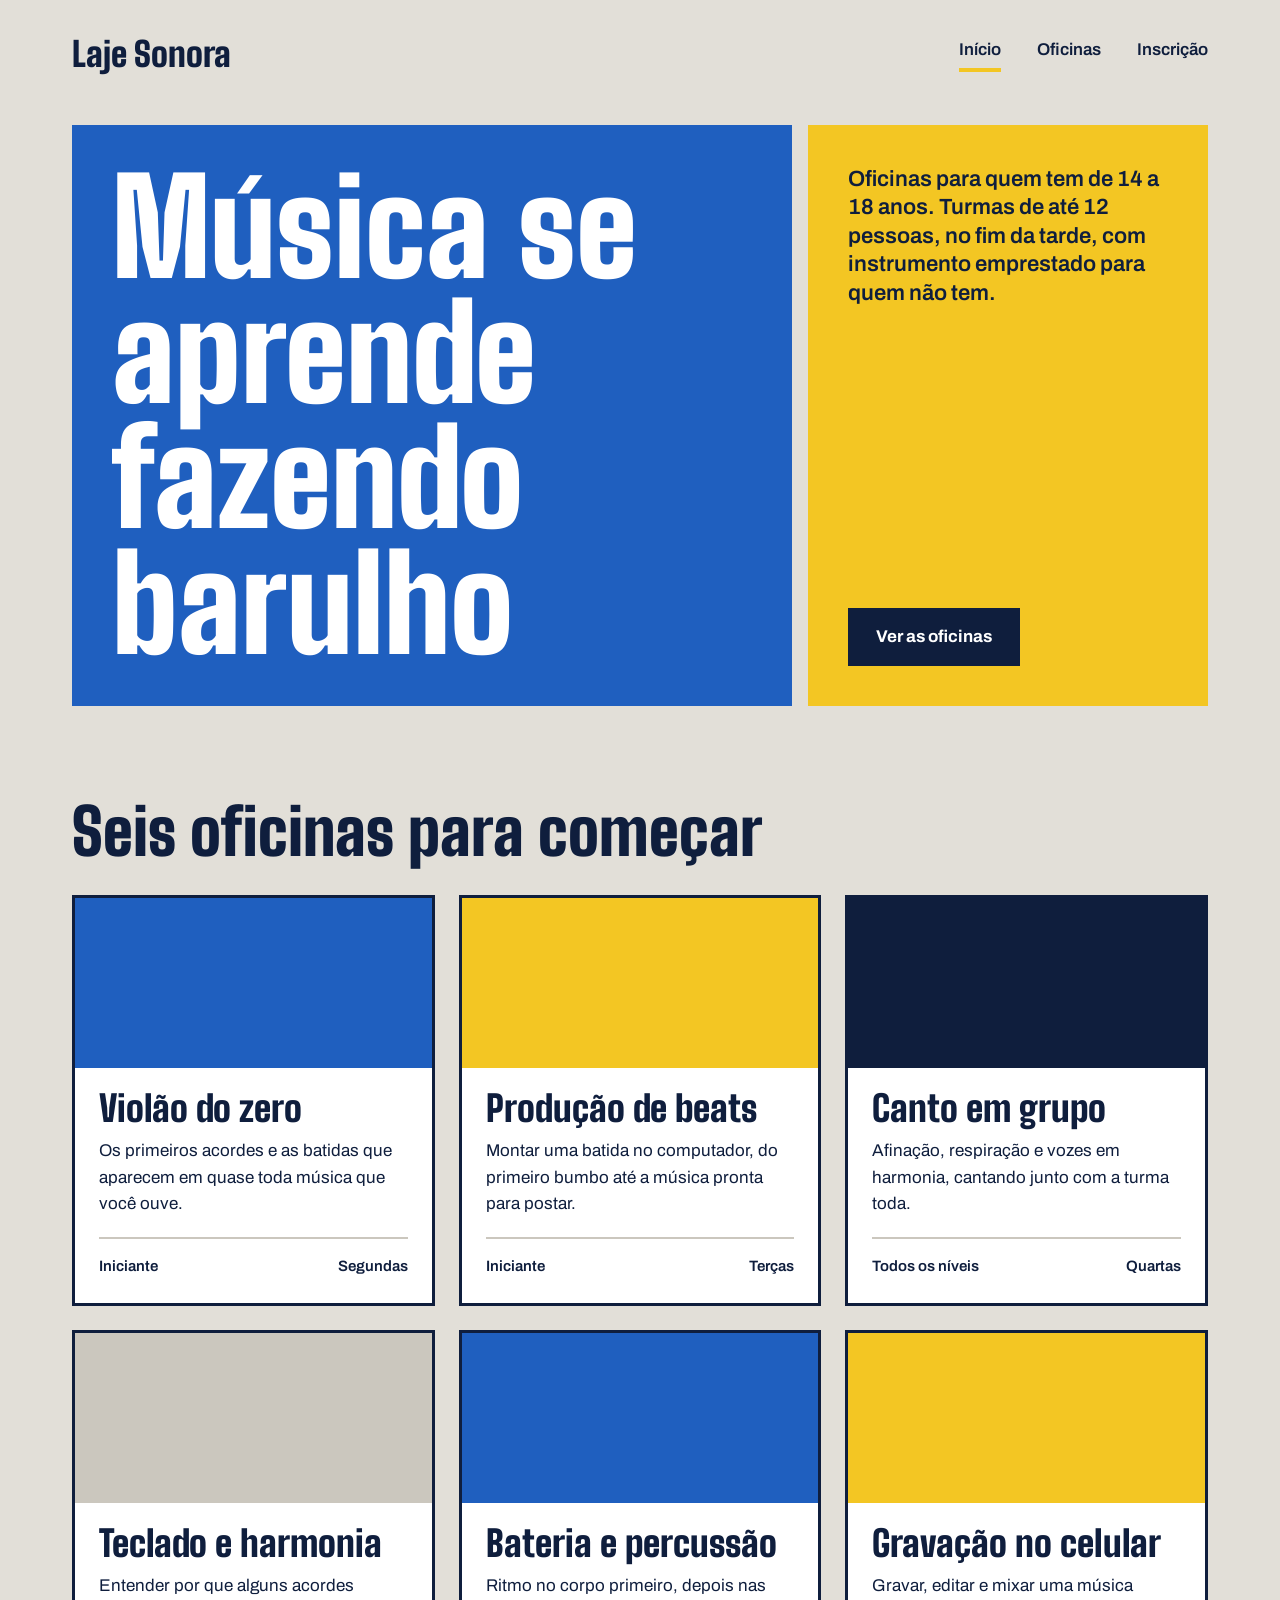
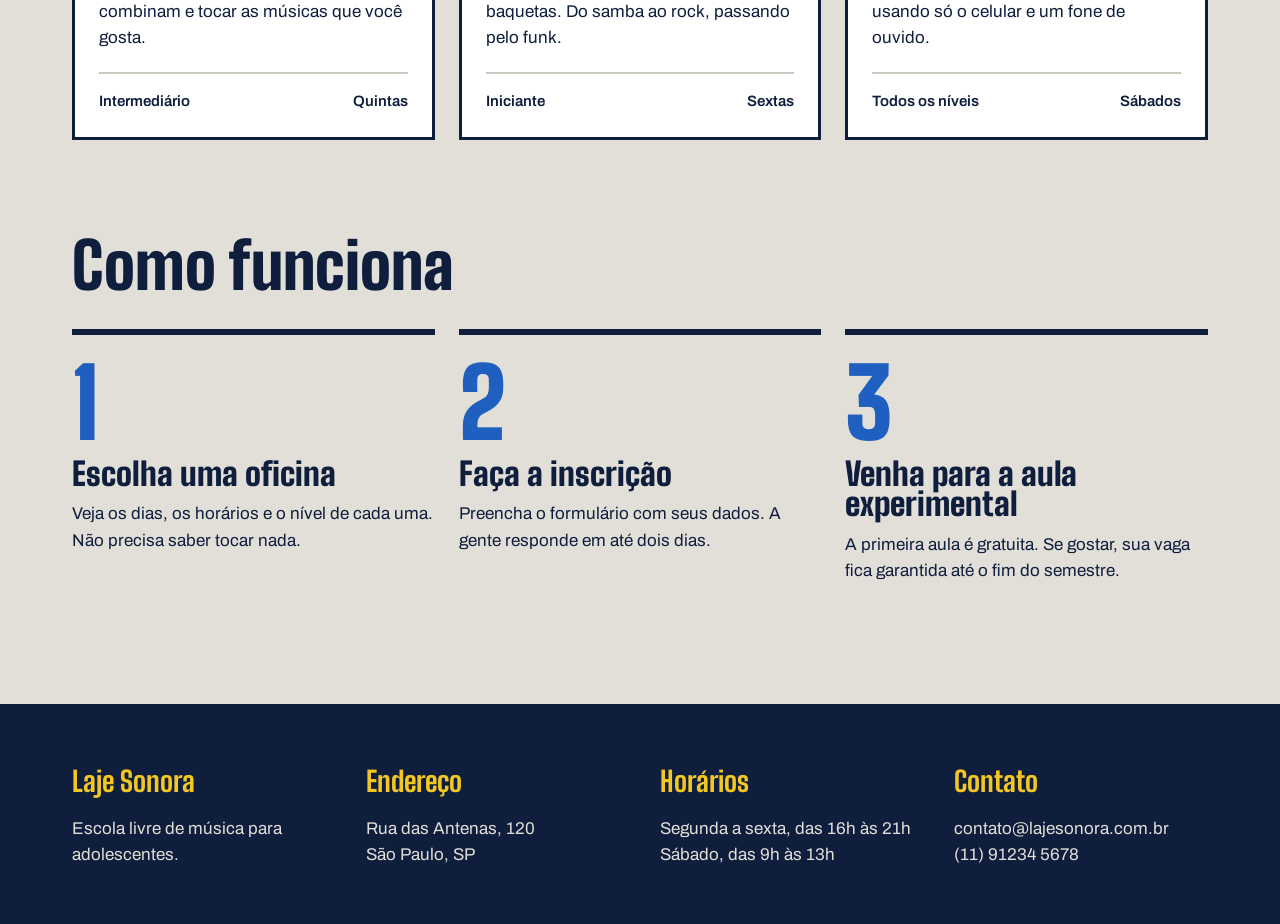
<file: index.html>
<!DOCTYPE html>
<html lang="pt-BR">
<head>
    <meta charset="UTF-8">
    <meta name="viewport" content="width=device-width, initial-scale=1.0">
    <title>Laje Sonora | Início</title>

    <link rel="preconnect" href="https://fonts.googleapis.com">
    <link rel="preconnect" href="https://fonts.gstatic.com" crossorigin>
    <link href="https://fonts.googleapis.com/css2?family=Archivo:ital,wght@0,100..900;1,100..900&family=Big+Shoulders:opsz,wght@10..72,100..900&display=swap" rel="stylesheet">

    <link rel="stylesheet" href="index.css">
</head>
<body>

    <header class="conteudo topo">
        <a href="index.html" class="logo">Laje Sonora</a>

        <nav class="menu">
            <a href="index.html" class="atual">Início</a>
            <a href="oficinas.html">Oficinas</a>
            <a href="inscricao.html">Inscrição</a>
        </nav>
    </header>

    <main>
        <section class="conteudo cartazes">
            <div class="cartaz cartaz-principal">
                <h1>Música se aprende fazendo barulho</h1>
            </div>

            <div class="cartaz cartaz-lateral">
                <p>Oficinas para quem tem de 14 a 18 anos. Turmas de até 12 pessoas, no fim da tarde, com instrumento emprestado para quem não tem.</p>
                <a href="oficinas.html" class="botao">Ver as oficinas</a>
            </div>
        </section>

        <section class="conteudo secao">
            <h2 class="titulo-secao">Seis oficinas para começar</h2>

            <div class="cards">
                <article class="card">
                    <div class="foto foto-azul"></div>
                    <div class="card-texto">
                        <h3>Violão do zero</h3>
                        <p>Os primeiros acordes e as batidas que aparecem em quase toda música que você ouve.</p>
                        <div class="card-info">
                            <span>Iniciante</span>
                            <span>Segundas</span>
                        </div>
                    </div>
                </article>

                <article class="card">
                    <div class="foto foto-amarela"></div>
                    <div class="card-texto">
                        <h3>Produção de beats</h3>
                        <p>Montar uma batida no computador, do primeiro bumbo até a música pronta para postar.</p>
                        <div class="card-info">
                            <span>Iniciante</span>
                            <span>Terças</span>
                        </div>
                    </div>
                </article>

                <article class="card">
                    <div class="foto foto-tinta"></div>
                    <div class="card-texto">
                        <h3>Canto em grupo</h3>
                        <p>Afinação, respiração e vozes em harmonia, cantando junto com a turma toda.</p>
                        <div class="card-info">
                            <span>Todos os níveis</span>
                            <span>Quartas</span>
                        </div>
                    </div>
                </article>

                <article class="card">
                    <div class="foto"></div>
                    <div class="card-texto">
                        <h3>Teclado e harmonia</h3>
                        <p>Entender por que alguns acordes combinam e tocar as músicas que você gosta.</p>
                        <div class="card-info">
                            <span>Intermediário</span>
                            <span>Quintas</span>
                        </div>
                    </div>
                </article>

                <article class="card">
                    <div class="foto foto-azul"></div>
                    <div class="card-texto">
                        <h3>Bateria e percussão</h3>
                        <p>Ritmo no corpo primeiro, depois nas baquetas. Do samba ao rock, passando pelo funk.</p>
                        <div class="card-info">
                            <span>Iniciante</span>
                            <span>Sextas</span>
                        </div>
                    </div>
                </article>

                <article class="card">
                    <div class="foto foto-amarela"></div>
                    <div class="card-texto">
                        <h3>Gravação no celular</h3>
                        <p>Gravar, editar e mixar uma música usando só o celular e um fone de ouvido.</p>
                        <div class="card-info">
                            <span>Todos os níveis</span>
                            <span>Sábados</span>
                        </div>
                    </div>
                </article>
            </div>
        </section>

        <section class="conteudo secao">
            <h2 class="titulo-secao">Como funciona</h2>

            <div class="passos">
                <div class="passo">
                    <p class="passo-numero">1</p>
                    <h3>Escolha uma oficina</h3>
                    <p>Veja os dias, os horários e o nível de cada uma. Não precisa saber tocar nada.</p>
                </div>

                <div class="passo">
                    <p class="passo-numero">2</p>
                    <h3>Faça a inscrição</h3>
                    <p>Preencha o formulário com seus dados. A gente responde em até dois dias.</p>
                </div>

                <div class="passo">
                    <p class="passo-numero">3</p>
                    <h3>Venha para a aula experimental</h3>
                    <p>A primeira aula é gratuita. Se gostar, sua vaga fica garantida até o fim do semestre.</p>
                </div>
            </div>
        </section>
    </main>

    <footer class="rodape">
        <div class="conteudo rodape-colunas">
            <div class="rodape-coluna">
                <h4>Laje Sonora</h4>
                <p>Escola livre de música para adolescentes.</p>
            </div>

            <div class="rodape-coluna">
                <h4>Endereço</h4>
                <p>Rua das Antenas, 120 <br> São Paulo, SP</p>
            </div>

            <div class="rodape-coluna">
                <h4>Horários</h4>
                <p>Segunda a sexta, das 16h às 21h <br> Sábado, das 9h às 13h</p>
            </div>

            <div class="rodape-coluna">
                <h4>Contato</h4>
                <p>contato@lajesonora.com.br <br> (11) 91234 5678</p>
            </div>
        </div>
    </footer>

</body>
</html>
</file>
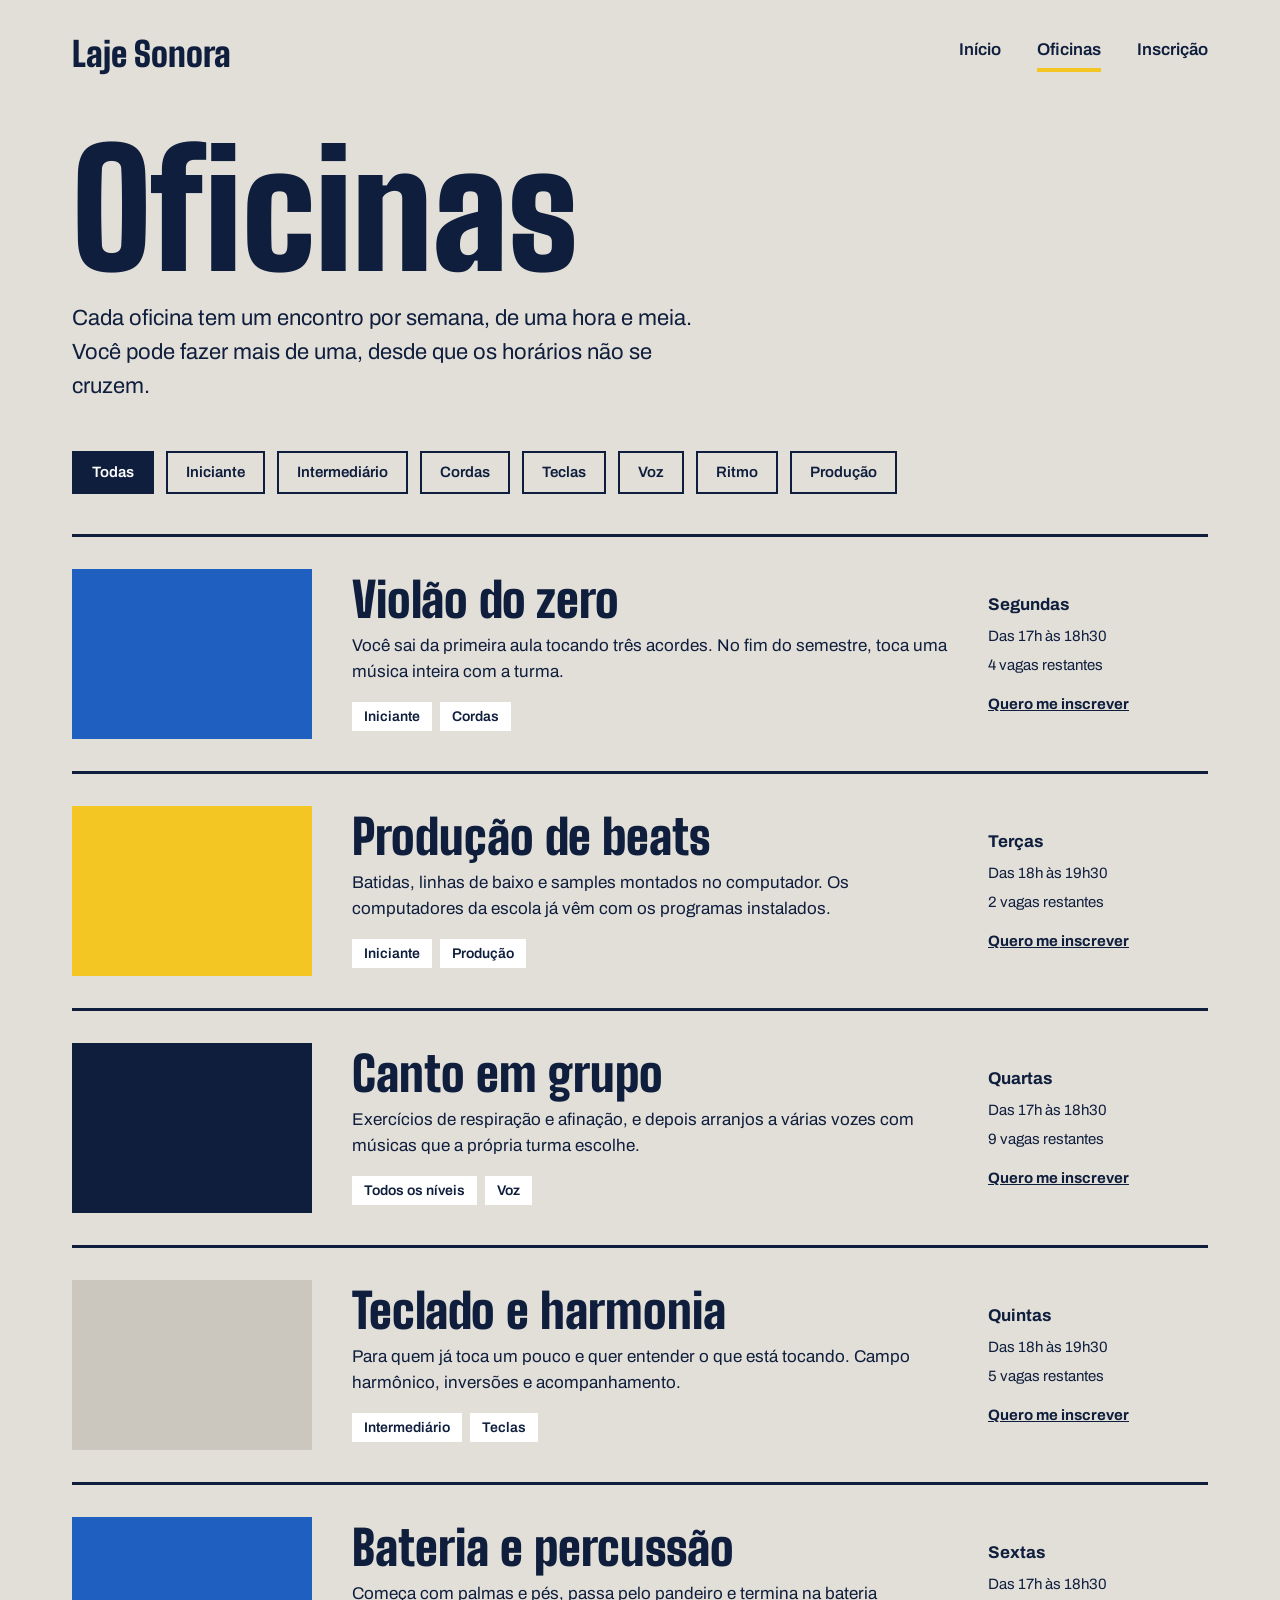
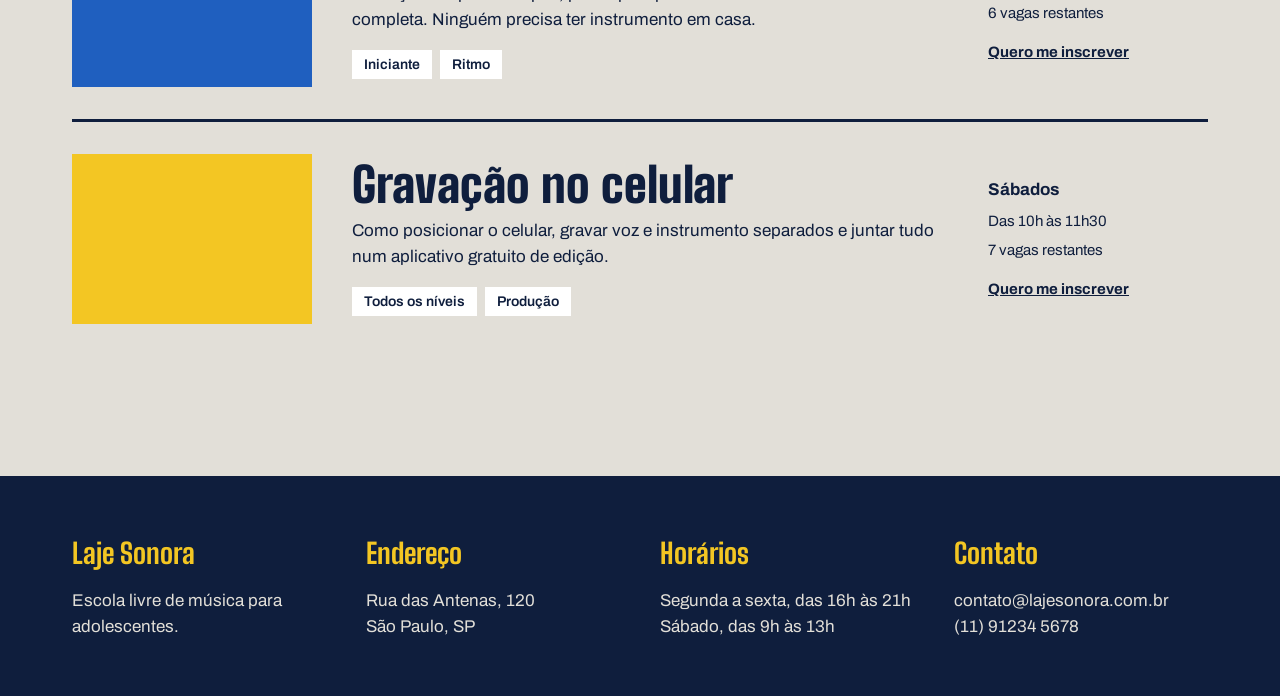
<file: oficinas.html>
<!DOCTYPE html>
<html lang="pt-BR">
<head>
    <meta charset="UTF-8">
    <meta name="viewport" content="width=device-width, initial-scale=1.0">
    <title>Laje Sonora | Oficinas</title>

    <link rel="preconnect" href="https://fonts.googleapis.com">
    <link rel="preconnect" href="https://fonts.gstatic.com" crossorigin>
    <link href="https://fonts.googleapis.com/css2?family=Archivo:ital,wght@0,100..900;1,100..900&family=Big+Shoulders:opsz,wght@10..72,100..900&display=swap" rel="stylesheet">

    <link rel="stylesheet" href="oficinas.css">
</head>
<body>

    <header class="conteudo topo">
        <a href="index.html" class="logo">Laje Sonora</a>

        <nav class="menu">
            <a href="index.html">Início</a>
            <a href="oficinas.html" class="atual">Oficinas</a>
            <a href="inscricao.html">Inscrição</a>
        </nav>
    </header>

    <main class="conteudo">

        <h1 class="titulo-pagina">Oficinas</h1>

        <p class="subtitulo-pagina">
            Cada oficina tem um encontro por semana, de uma hora e meia.
            Você pode fazer mais de uma, desde que os horários não se cruzem.
        </p>

        <div class="filtros">
            <span class="filtro ativo">Todas</span>
            <span class="filtro">Iniciante</span>
            <span class="filtro">Intermediário</span>
            <span class="filtro">Cordas</span>
            <span class="filtro">Teclas</span>
            <span class="filtro">Voz</span>
            <span class="filtro">Ritmo</span>
            <span class="filtro">Produção</span>
        </div>

        <div class="lista">

            <article class="oficina">
                <div class="foto foto-azul"></div>

                <div class="oficina-texto">
                    <h2>Violão do zero</h2>
                    <p>Você sai da primeira aula tocando três acordes. No fim do semestre, toca uma música inteira com a turma.</p>

                    <div class="etiquetas">
                        <span class="etiqueta">Iniciante</span>
                        <span class="etiqueta">Cordas</span>
                    </div>
                </div>

                <div class="oficina-detalhes">
                    <strong>Segundas</strong>
                    <span>Das 17h às 18h30</span>
                    <span>4 vagas restantes</span>
                    <a href="inscricao.html">Quero me inscrever</a>
                </div>
            </article>

            <article class="oficina">
                <div class="foto foto-amarela"></div>

                <div class="oficina-texto">
                    <h2>Produção de beats</h2>
                    <p>Batidas, linhas de baixo e samples montados no computador. Os computadores da escola já vêm com os programas instalados.</p>

                    <div class="etiquetas">
                        <span class="etiqueta">Iniciante</span>
                        <span class="etiqueta">Produção</span>
                    </div>
                </div>

                <div class="oficina-detalhes">
                    <strong>Terças</strong>
                    <span>Das 18h às 19h30</span>
                    <span>2 vagas restantes</span>
                    <a href="inscricao.html">Quero me inscrever</a>
                </div>
            </article>

            <article class="oficina">
                <div class="foto foto-tinta"></div>

                <div class="oficina-texto">
                    <h2>Canto em grupo</h2>
                    <p>Exercícios de respiração e afinação, e depois arranjos a várias vozes com músicas que a própria turma escolhe.</p>

                    <div class="etiquetas">
                        <span class="etiqueta">Todos os níveis</span>
                        <span class="etiqueta">Voz</span>
                    </div>
                </div>

                <div class="oficina-detalhes">
                    <strong>Quartas</strong>
                    <span>Das 17h às 18h30</span>
                    <span>9 vagas restantes</span>
                    <a href="inscricao.html">Quero me inscrever</a>
                </div>
            </article>

            <article class="oficina">
                <div class="foto"></div>

                <div class="oficina-texto">
                    <h2>Teclado e harmonia</h2>
                    <p>Para quem já toca um pouco e quer entender o que está tocando. Campo harmônico, inversões e acompanhamento.</p>

                    <div class="etiquetas">
                        <span class="etiqueta">Intermediário</span>
                        <span class="etiqueta">Teclas</span>
                    </div>
                </div>

                <div class="oficina-detalhes">
                    <strong>Quintas</strong>
                    <span>Das 18h às 19h30</span>
                    <span>5 vagas restantes</span>
                    <a href="inscricao.html">Quero me inscrever</a>
                </div>
            </article>

            <article class="oficina">
                <div class="foto foto-azul"></div>

                <div class="oficina-texto">
                    <h2>Bateria e percussão</h2>
                    <p>Começa com palmas e pés, passa pelo pandeiro e termina na bateria completa. Ninguém precisa ter instrumento em casa.</p>

                    <div class="etiquetas">
                        <span class="etiqueta">Iniciante</span>
                        <span class="etiqueta">Ritmo</span>
                    </div>
                </div>

                <div class="oficina-detalhes">
                    <strong>Sextas</strong>
                    <span>Das 17h às 18h30</span>
                    <span>6 vagas restantes</span>
                    <a href="inscricao.html">Quero me inscrever</a>
                </div>
            </article>

            <article class="oficina">
                <div class="foto foto-amarela"></div>

                <div class="oficina-texto">
                    <h2>Gravação no celular</h2>
                    <p>Como posicionar o celular, gravar voz e instrumento separados e juntar tudo num aplicativo gratuito de edição.</p>

                    <div class="etiquetas">
                        <span class="etiqueta">Todos os níveis</span>
                        <span class="etiqueta">Produção</span>
                    </div>
                </div>

                <div class="oficina-detalhes">
                    <strong>Sábados</strong>
                    <span>Das 10h às 11h30</span>
                    <span>7 vagas restantes</span>
                    <a href="inscricao.html">Quero me inscrever</a>
                </div>
            </article>

        </div>

    </main>

    <footer class="rodape">
        <div class="conteudo rodape-colunas">

            <div class="rodape-coluna">
                <h4>Laje Sonora</h4>
                <p>Escola livre de música para adolescentes.</p>
            </div>

            <div class="rodape-coluna">
                <h4>Endereço</h4>
                <p>Rua das Antenas, 120 <br> São Paulo, SP</p>
            </div>

            <div class="rodape-coluna">
                <h4>Horários</h4>
                <p>Segunda a sexta, das 16h às 21h <br> Sábado, das 9h às 13h</p>
            </div>

            <div class="rodape-coluna">
                <h4>Contato</h4>
                <p>contato@lajesonora.com.br <br> (11) 91234 5678</p>
            </div>

        </div>
    </footer>

</body>
</html>
</file>
<file: index.css>
* {
    margin: 0;
    padding: 0;
    box-sizing: border-box;
}

:root {
    --concreto: #E2DFD8;
    --concreto-escuro: #CBC7BE;
    --tinta: #0F1E3D;
    --caixa-dagua: #1F5FBF;
    --fita: #F3C623;
    --branco: #FFFFFF;

    --fonte-cartaz: "Big Shoulders", "Arial Narrow", sans-serif;
    --fonte-texto: "Archivo", Arial, sans-serif;
}

body {
    background-color: var(--concreto);
    color: var(--tinta);
    font-family: var(--fonte-texto);
    font-size: 17px;
    line-height: 1.55;
}

a {
    color: inherit;
}

h1,
h2,
h3 {
    font-family: var(--fonte-cartaz);
    font-weight: 900;
    line-height: 0.95;
}

.conteudo {
    max-width: 1200px;
    margin-inline: auto;
    padding-inline: 32px;
}

.topo {
    padding-block: 28px;
    display: flex;
    justify-content: space-between;
    align-items: center;
}

.logo {
    font-family: var(--fonte-cartaz);
    font-size: 34px;
    font-weight: 900;
    text-decoration: none;
}

.menu {
    display: flex;
    gap: 36px;
}

.menu a {
    font-weight: 600;
    text-decoration: none;
    padding-bottom: 4px;
    border-bottom: 4px solid transparent;
}

.menu a:hover {
    border-bottom-color: var(--tinta);
}

.menu a.atual {
    border-bottom-color: var(--fita);
}

.cartazes {
    margin-top: 16px;
    display: flex;
    gap: 16px;
}

.cartaz {
    padding: 40px;
}

.cartaz-principal {
    background-color: var(--caixa-dagua);
    color: var(--branco);
    flex: 2;
}

.cartaz-principal h1 {
    font-size: 132px;
    max-width: 9ch;
}

.cartaz-lateral {
    background-color: var(--fita);
    flex: 1;
    display: flex;
    flex-direction: column;
    justify-content: space-between;
    gap: 32px;
    align-items: flex-start;
}

.cartaz-lateral p {
    font-size: 22px;
    font-weight: 600;
    line-height: 1.3;
}

.botao {
    background-color: var(--tinta);
    color: var(--branco);
    font-weight: 700;
    text-decoration: none;
    padding: 16px 28px;
    border: none;
    font-family: var(--fonte-texto);
    font-size: 17px;
    cursor: pointer;
}

.botao:hover {
    background-color: var(--caixa-dagua);
}

.secao {
    margin-top: 96px;
}

.titulo-secao {
    font-size: 64px;
    margin-bottom: 32px;
}

.cards {
    display: flex;
    flex-wrap: wrap;
    gap: 24px;
}

.card {
    background-color: var(--branco);
    border: 3px solid var(--tinta);
    flex: 1 1 340px;
}

.card .foto {
    height: 170px;
}

.foto {
    background-color: var(--concreto-escuro);
}

.foto-azul {
    background-color: var(--caixa-dagua);
}

.foto-amarela {
    background-color: var(--fita);
}

.foto-tinta {
    background-color: var(--tinta);
}

.card-texto {
    padding: 24px;
}

.card h3 {
    font-size: 36px;
    margin-bottom: 12px;
}

.card-info {
    margin-top: 20px;
    padding-top: 16px;
    border-top: 2px solid var(--concreto-escuro);
    font-weight: 600;
    font-size: 15px;
    display: flex;
    justify-content: space-between;
}

.passos {
    display: flex;
    gap: 24px;
}

.passo {
    border-top: 6px solid var(--tinta);
    padding-top: 20px;
    flex: 1;
}

.passo-numero {
    font-family: var(--fonte-cartaz);
    font-size: 96px;
    font-weight: 900;
    line-height: 1;
    color: var(--caixa-dagua);
}

.passo h3 {
    font-size: 32px;
    margin-block: 8px 12px;
}
.rodape {
    margin-top: 120px;
    background-color: var(--tinta);
    color: var(--concreto);
    padding-block: 56px;
}

.rodape-colunas {
    display: flex;
    gap: 40px;
}

.rodape-coluna {
    flex: 1;
}

.rodape h4 {
    font-family: var(--fonte-cartaz);
    font-size: 28px;
    color: var(--fita);
    margin-bottom: 12px;
}
</file>
<file: oficinas.css>
@import url("index.css");

.titulo-pagina {
    font-size: 160px;
    margin-top: 24px;
}

.subtitulo-pagina {
    font-size: 22px;
    max-width: 640px;
    margin-top: 16px;
}

.filtros {
    margin-top: 48px;
    display: flex;
    flex-wrap: wrap;
    gap: 12px;
}

.filtro {
    border: 2px solid var(--tinta);
    padding: 8px 18px;
    font-weight: 600;
    font-size: 15px;
}

.filtro.ativo {
    background-color: var(--tinta);
    color: var(--branco);
}

.lista {
    margin-top: 40px;
}

.oficina {
    padding: 32px 0;
    border-top: 3px solid var(--tinta);
    display: flex;
    align-items: center;
    gap: 40px;
}

.oficina .foto {
    width: 240px;
    height: 170px;
    flex-shrink: 0;
}

.oficina-texto {
    flex: 1;
}

.oficina h2 {
    font-size: 48px;
    margin-bottom: 10px;
}

.etiquetas {
    margin-top: 16px;
    display: flex;
    gap: 8px;
}

.etiqueta {
    background-color: var(--branco);
    padding: 4px 12px;
    font-size: 14px;
    font-weight: 600;
}

.oficina-detalhes {
    width: 220px;
    font-size: 15px;
    display: flex;
    flex-direction: column;
    gap: 6px;
}

.oficina-detalhes strong {
    font-size: 17px;
}

.oficina-detalhes a {
    margin-top: 10px;
    font-weight: 700;
}
</file>
